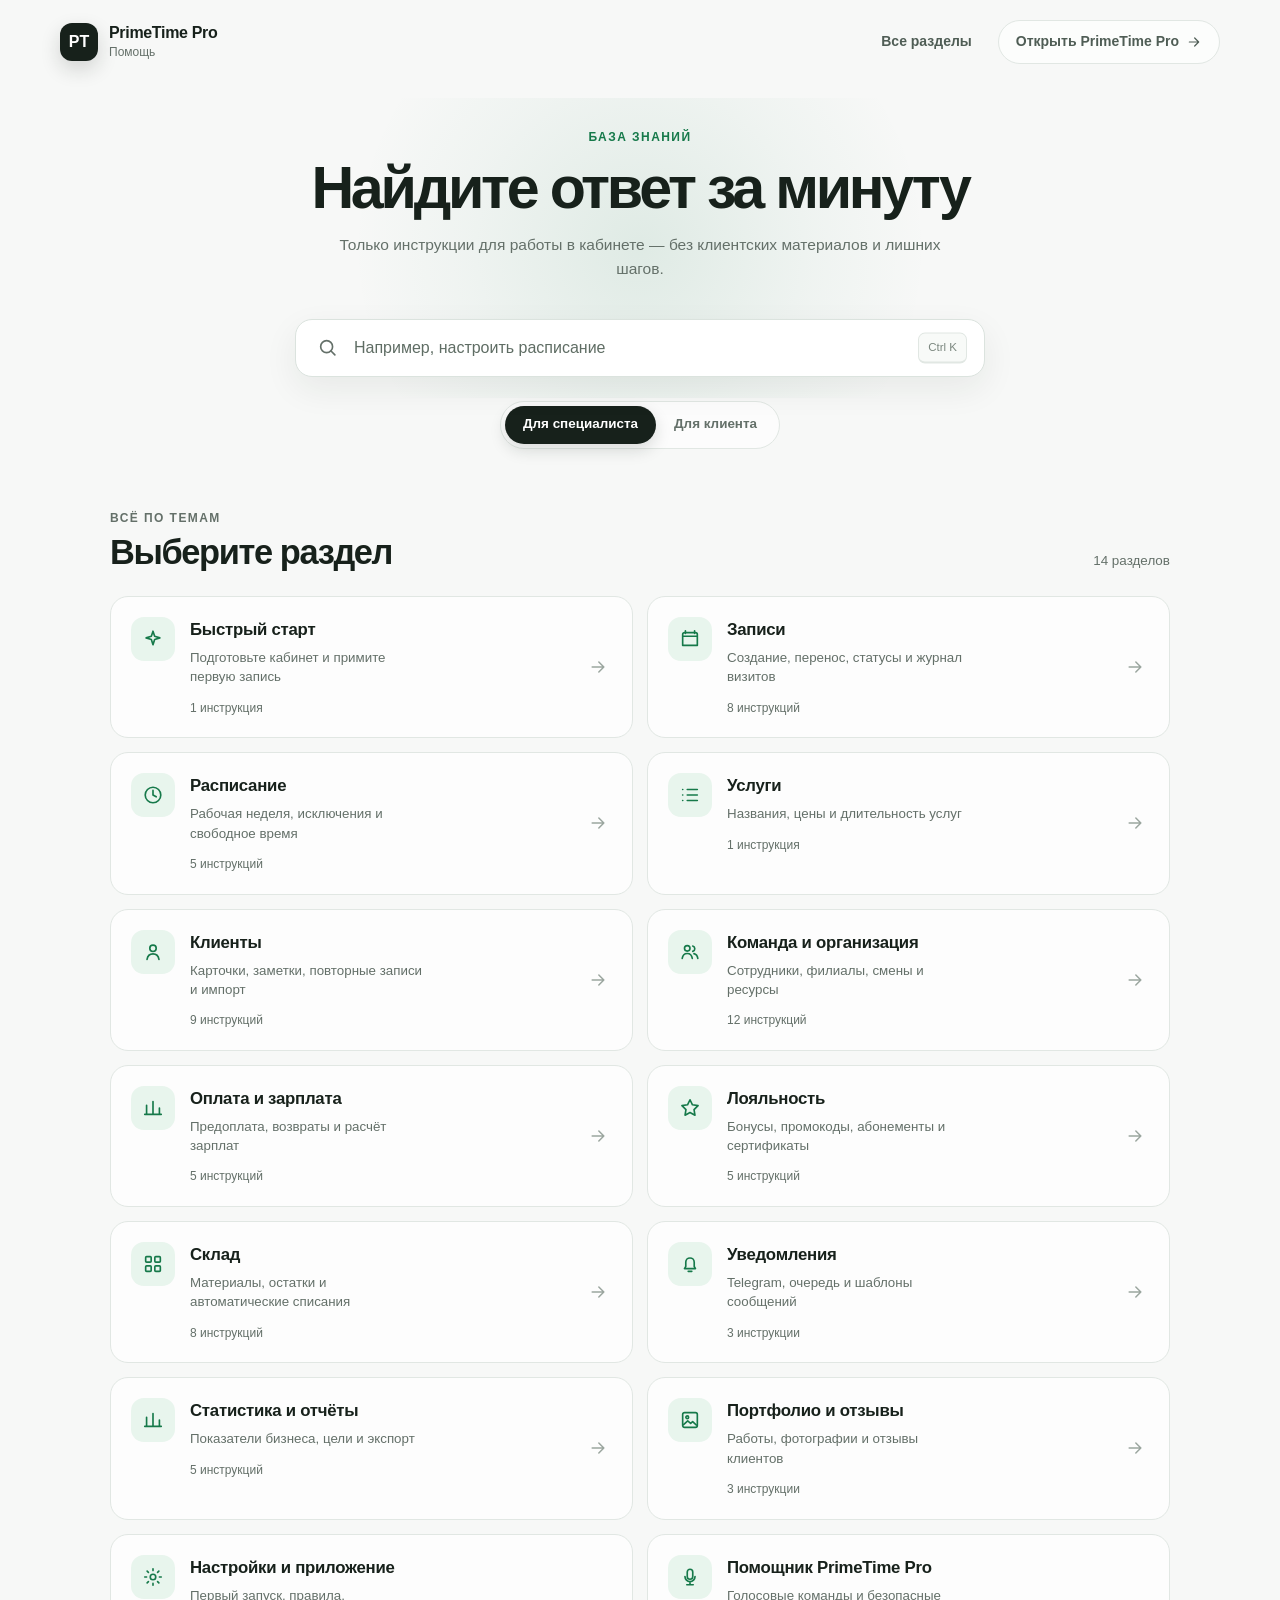
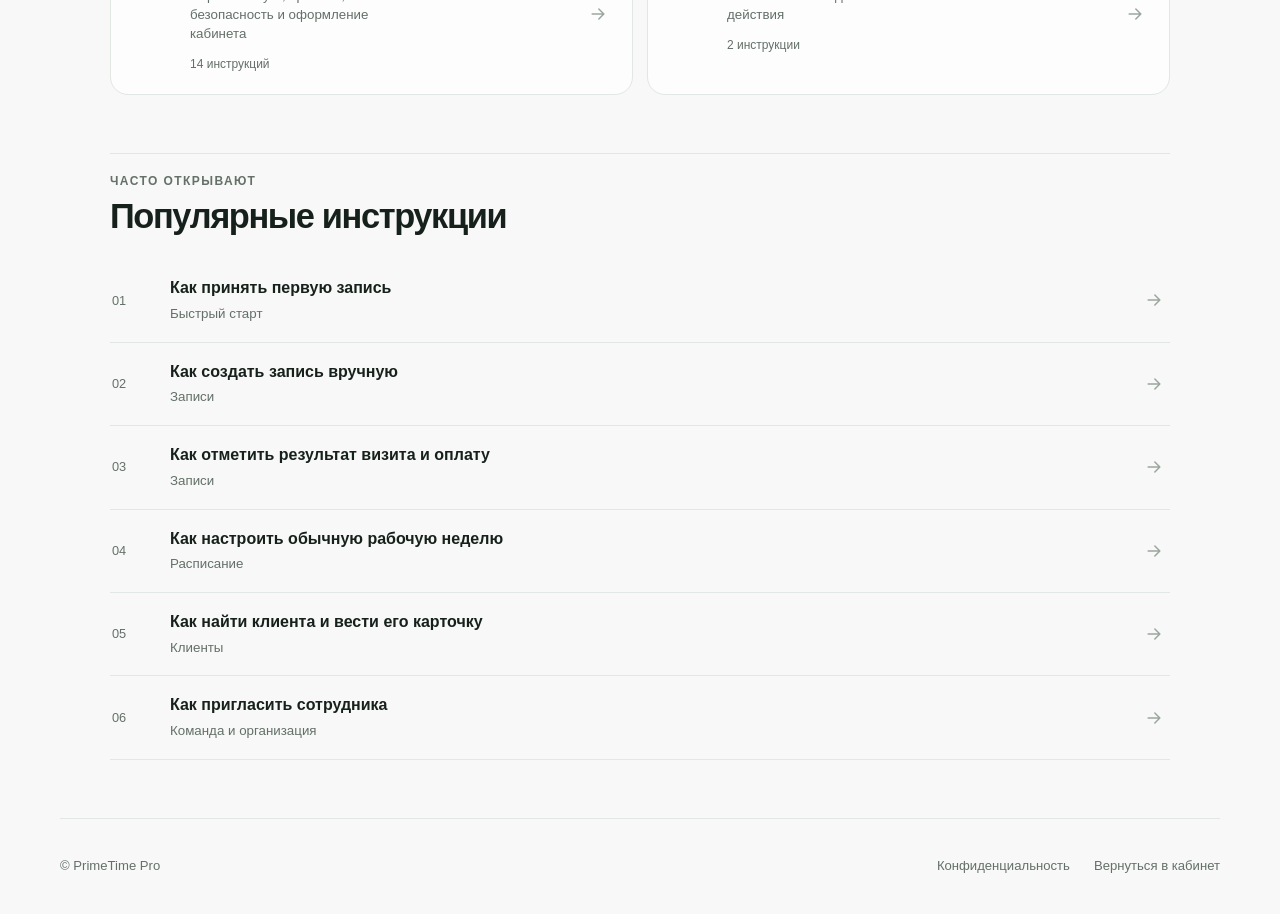
<file: help/index.html>
<!doctype html>
<html lang="ru">
<head>
  <meta charset="utf-8">
  <meta name="viewport" content="width=device-width, initial-scale=1, viewport-fit=cover">
  <meta name="theme-color" content="#f7f8f7">
  <meta name="referrer" content="no-referrer">
  <meta http-equiv="Content-Security-Policy" content="default-src 'self'; script-src 'self'; img-src 'self' data:; style-src 'self'; font-src 'self'; object-src 'none'; base-uri 'self'; form-action 'self'; upgrade-insecure-requests">
  <meta name="description" content="Понятные инструкции по работе с онлайн-записью PrimeTime Pro.">
  <title>Помощь PrimeTime Pro</title>
  <link rel="icon" href="../provider-icon.svg?v=811" type="image/svg+xml">
  <link rel="stylesheet" href="help.css?v=811">
</head>
<body>
  <a class="skip-link" href="#mainContent">Перейти к содержанию</a>
  <header class="help-header">
    <a class="help-brand" href="index.html" aria-label="Помощь PrimeTime Pro — на главную">
      <span class="help-brand-mark">PT</span>
      <span><strong>PrimeTime Pro</strong><small>Помощь</small></span>
    </a>
    <nav class="help-header-nav" aria-label="Основная навигация">
      <a href="#sections">Все разделы</a>
      <a class="help-product-link" id="productLink" href="../provider.html"><span>Открыть PrimeTime Pro</span><svg aria-hidden="true"><use href="../ui-icons.svg#icon-arrow-right"></use></svg></a>
    </nav>
  </header>

  <main id="mainContent">
    <section class="help-intro" aria-labelledby="helpTitle">
      <p class="help-eyebrow">База знаний</p>
      <h1 id="helpTitle">Найдите ответ за минуту</h1>
      <p class="help-intro-copy" id="helpIntroCopy">Инструкции для работы в кабинете — без клиентских материалов и лишних шагов.</p>
      <form class="help-search" id="helpSearch" role="search">
        <svg aria-hidden="true"><use href="../ui-icons.svg#icon-search"></use></svg>
        <label class="sr-only" for="helpSearchInput">Поиск по базе знаний</label>
        <input id="helpSearchInput" type="search" autocomplete="off" placeholder="Например, настроить расписание" aria-controls="searchResults" aria-expanded="false">
        <kbd aria-hidden="true">Ctrl K</kbd>
        <div class="search-results" id="searchResults" aria-live="polite" hidden></div>
      </form>
      <div class="audience-switch" role="group" aria-label="Выберите тип инструкций">
        <button class="active" type="button" data-audience="specialist" aria-pressed="true">Для специалиста</button>
        <button type="button" data-audience="client" aria-pressed="false">Для клиента</button>
      </div>
    </section>

    <section class="help-sections" id="sections" aria-labelledby="sectionsTitle">
      <div class="section-heading">
        <div><p>Всё по темам</p><h2 id="sectionsTitle">Выберите раздел</h2></div>
        <span id="sectionCount"></span>
      </div>
      <div class="section-grid" id="sectionGrid"></div>
    </section>

    <section class="popular-guides" aria-labelledby="popularTitle">
      <div class="section-heading"><div><p>Часто открывают</p><h2 id="popularTitle">Популярные инструкции</h2></div></div>
      <div class="guide-list" id="popularGuides"></div>
    </section>
  </main>

  <footer class="help-footer">
    <span>© PrimeTime Pro</span>
    <div><a href="../privacy.html">Конфиденциальность</a><a id="footerProductLink" href="../provider.html">Вернуться в кабинет</a></div>
  </footer>
  <script src="help-data.js?v=811"></script>
  <script src="help.js?v=811" defer></script>
  <script src="../site-update.js?v=817" defer></script>
</body>
</html>
</file>
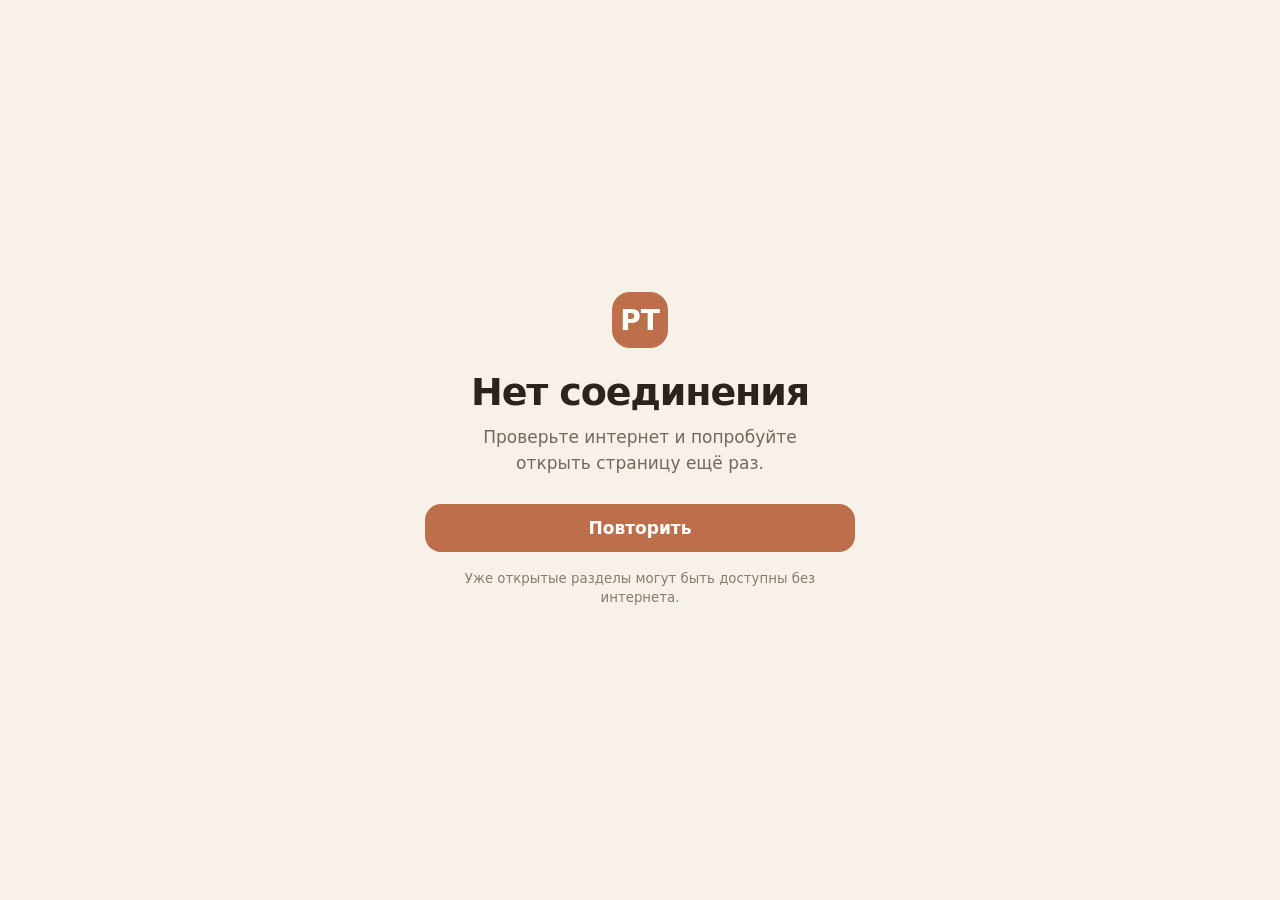
<file: offline.html>
<!doctype html>
<html lang="ru">
<head>
  <meta charset="utf-8">
  <meta name="viewport" content="width=device-width,initial-scale=1">
  <meta name="theme-color" content="#f7f1ea">
  <link rel="icon" href="provider-icon.svg?v=811" type="image/svg+xml">
  <title>Нет соединения — PrimeTime Pro</title>
  <style>
    :root { color-scheme:light; font-family:Inter,system-ui,-apple-system,"Segoe UI",sans-serif; background:#f7f1ea; color:#2d221d; }
    * { box-sizing:border-box; }
    body { min-height:100dvh; margin:0; display:grid; place-items:center; padding:24px; }
    main { width:min(100%,430px); text-align:center; }
    .mark { width:56px; height:56px; margin:0 auto 24px; display:grid; place-items:center; border-radius:18px; background:#bd6f4b; color:#fff; font-size:28px; font-weight:800; }
    h1 { margin:0 0 12px; font-size:clamp(28px,8vw,38px); line-height:1.08; letter-spacing:-.03em; }
    p { margin:0 auto 28px; max-width:34ch; color:#76665d; font-size:17px; line-height:1.5; }
    button { width:100%; min-height:48px; display:flex; align-items:center; justify-content:center; border:0; border-radius:16px; background:#bd6f4b; color:#fff; font:750 17px/1 Inter,system-ui,-apple-system,"Segoe UI",sans-serif; cursor:pointer; }
    small { display:block; margin-top:18px; color:#8a7a70; line-height:1.4; }
  </style>
</head>
<body>
  <main>
    <div class="mark" aria-hidden="true">PT</div>
    <h1>Нет соединения</h1>
    <p>Проверьте интернет и попробуйте открыть страницу ещё раз.</p>
    <button id="offlineRetry" type="button">Повторить</button>
    <small>Уже открытые разделы могут быть доступны без интернета.</small>
  </main>
  <script src="offline.js"></script>
</body>
</html>
</file>
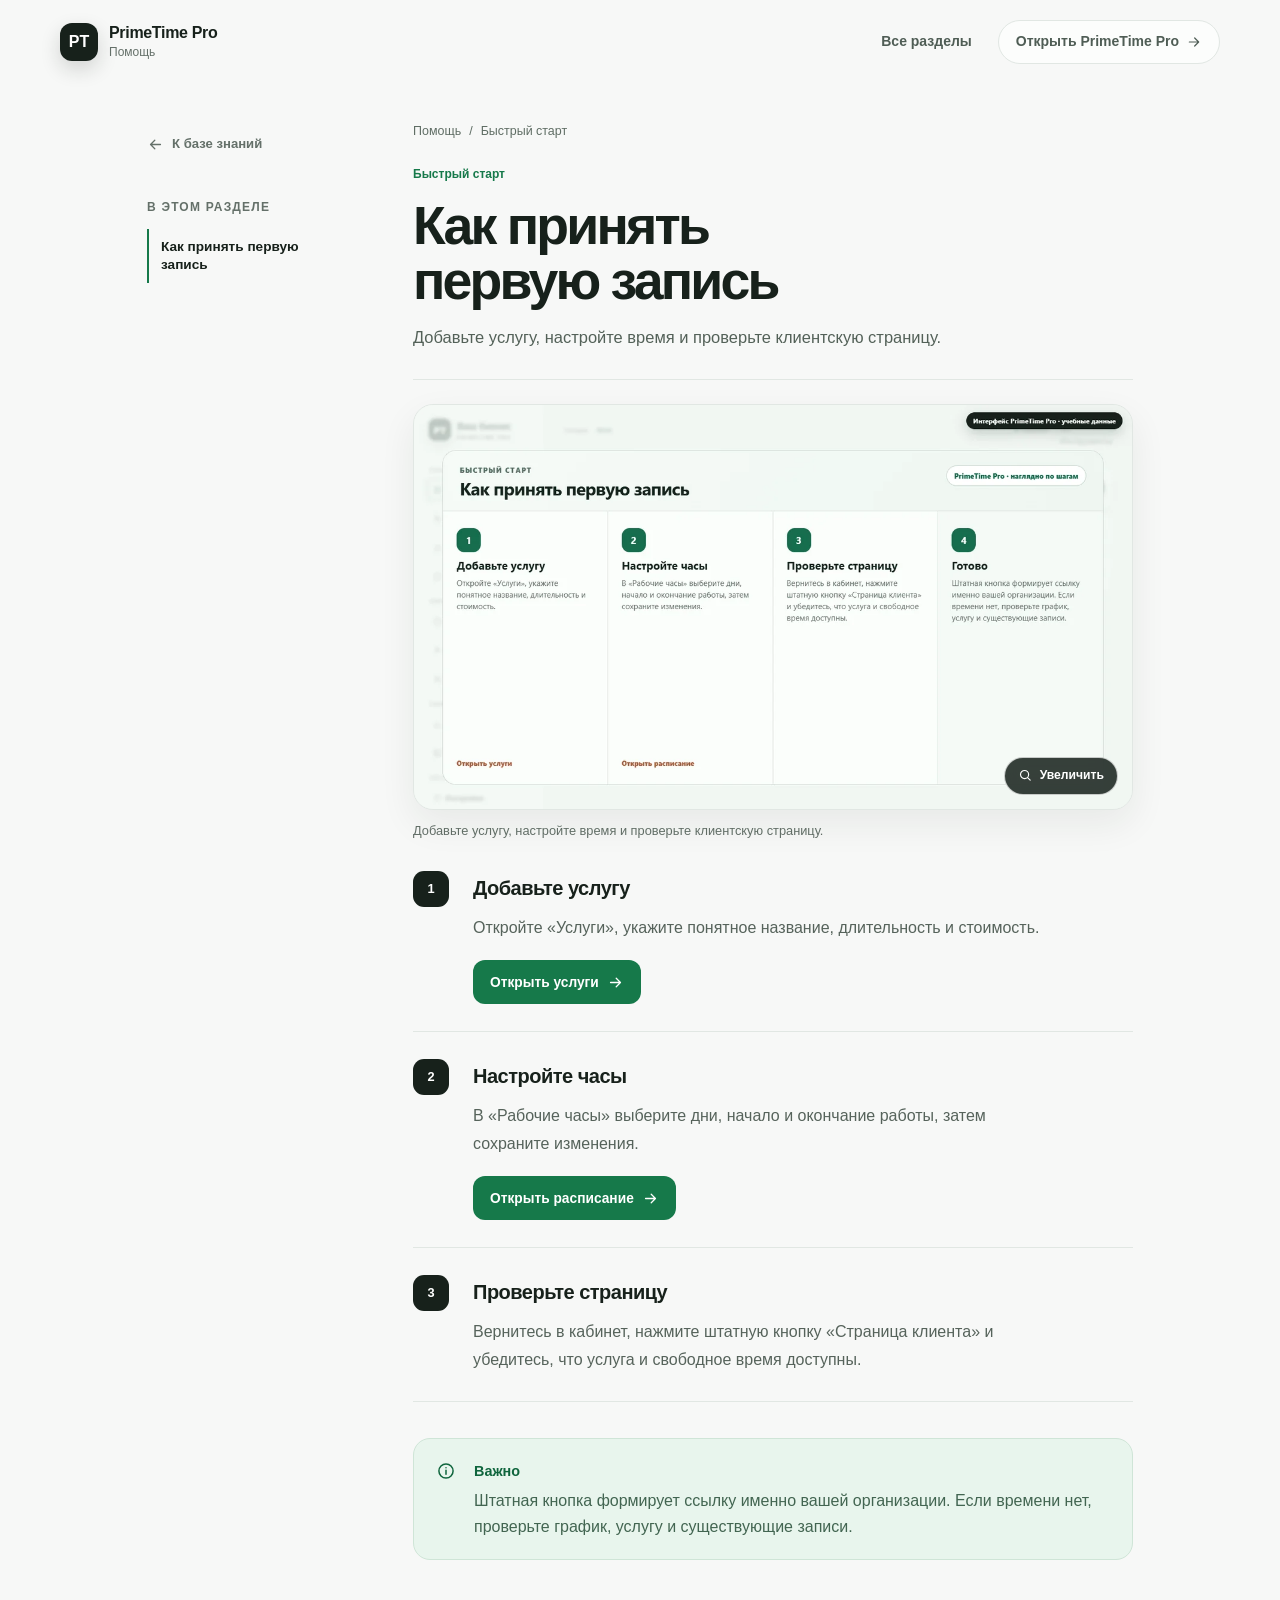
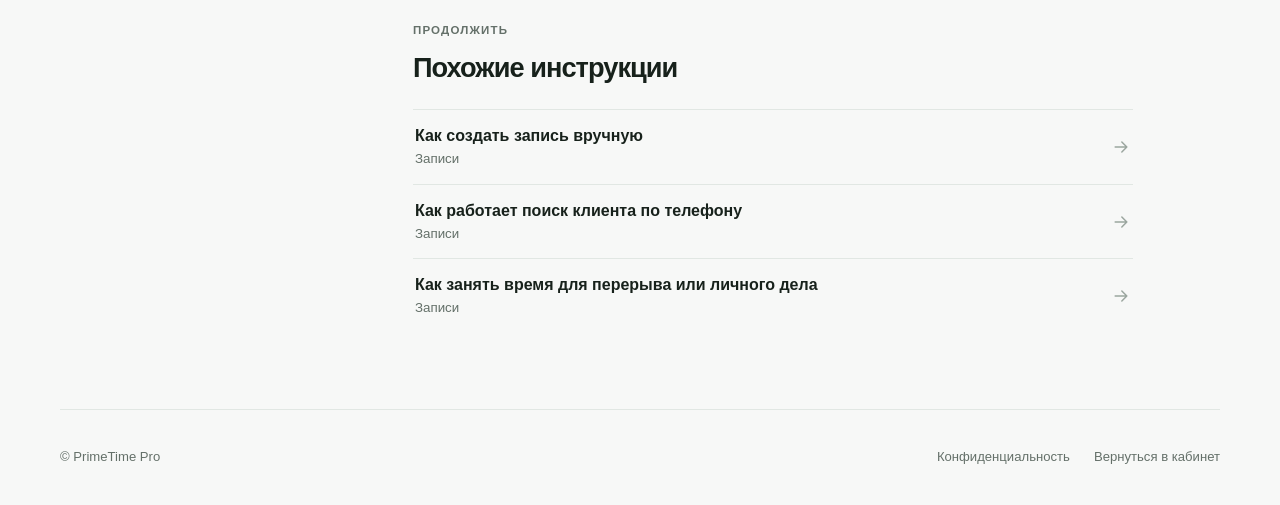
<file: help/article.html>
<!doctype html>
<html lang="ru">
<head>
  <meta charset="utf-8">
  <meta name="viewport" content="width=device-width, initial-scale=1, viewport-fit=cover">
  <meta name="theme-color" content="#f7f8f7">
  <meta name="referrer" content="no-referrer">
  <meta http-equiv="Content-Security-Policy" content="default-src 'self'; script-src 'self'; img-src 'self' data:; style-src 'self'; font-src 'self'; object-src 'none'; base-uri 'self'; form-action 'self'; upgrade-insecure-requests">
  <meta name="description" content="Инструкция PrimeTime Pro.">
  <title>Инструкция — PrimeTime Pro</title>
  <link rel="icon" href="../provider-icon.svg?v=811" type="image/svg+xml">
  <link rel="stylesheet" href="help.css?v=811">
</head>
<body class="article-page">
  <a class="skip-link" href="#helpArticle">Перейти к статье</a>
  <header class="help-header">
    <a class="help-brand" href="index.html" aria-label="Помощь PrimeTime Pro — на главную">
      <span class="help-brand-mark">PT</span>
      <span><strong>PrimeTime Pro</strong><small>Помощь</small></span>
    </a>
    <nav class="help-header-nav" aria-label="Основная навигация">
      <a href="index.html#sections">Все разделы</a>
      <a class="help-product-link" id="productLink" href="../provider.html"><span>Открыть PrimeTime Pro</span><svg aria-hidden="true"><use href="../ui-icons.svg#icon-arrow-right"></use></svg></a>
    </nav>
  </header>

  <main class="article-shell" id="articleRoot">
    <aside class="article-sidebar" aria-label="Статьи раздела">
      <a class="back-link" id="articleBackLink" href="index.html"><svg aria-hidden="true"><use href="../ui-icons.svg#icon-arrow-left"></use></svg>К базе знаний</a>
      <p>В этом разделе</p>
      <nav id="articleSectionNav"></nav>
    </aside>

    <article class="help-article" id="helpArticle">
      <nav class="breadcrumbs" aria-label="Хлебные крошки"><a href="index.html">Помощь</a><span>/</span><a id="articleCategory" href="index.html#sections">Инструкция</a></nav>
      <header class="article-heading">
        <p id="articleMeta"></p>
        <h1 id="articleTitle">Загружаем инструкцию…</h1>
        <p class="article-intro" id="articleIntro"></p>
      </header>
      <div id="articleVisual"></div>
      <div class="article-steps" id="articleSteps"></div>
      <aside class="article-note" id="articleNote"><svg aria-hidden="true"><use href="../ui-icons.svg#icon-info"></use></svg><div><strong>Важно</strong><p></p></div></aside>
      <section class="related-articles" aria-labelledby="relatedTitle">
        <p>Продолжить</p><h2 id="relatedTitle">Похожие инструкции</h2><div id="relatedList"></div>
      </section>
    </article>
    <noscript><p class="article-script-note">Для просмотра пошаговой инструкции включите JavaScript.</p></noscript>
  </main>

  <dialog class="article-visual-dialog" id="articleVisualDialog" aria-labelledby="visualDialogTitle">
    <div class="article-visual-dialog-head"><strong id="visualDialogTitle">Схема к инструкции</strong><button type="button" id="closeVisualDialog" aria-label="Закрыть увеличенное изображение"><svg aria-hidden="true"><use href="../ui-icons.svg#icon-close"></use></svg></button></div>
    <img id="articleVisualFull" alt="">
  </dialog>

  <footer class="help-footer">
    <span>© PrimeTime Pro</span>
    <div><a href="../privacy.html">Конфиденциальность</a><a id="footerProductLink" href="../provider.html">Вернуться в кабинет</a></div>
  </footer>
  <script src="help-data.js?v=811"></script>
  <script src="article.js?v=811" defer></script>
  <script src="../site-update.js?v=817" defer></script>
</body>
</html>
</file>
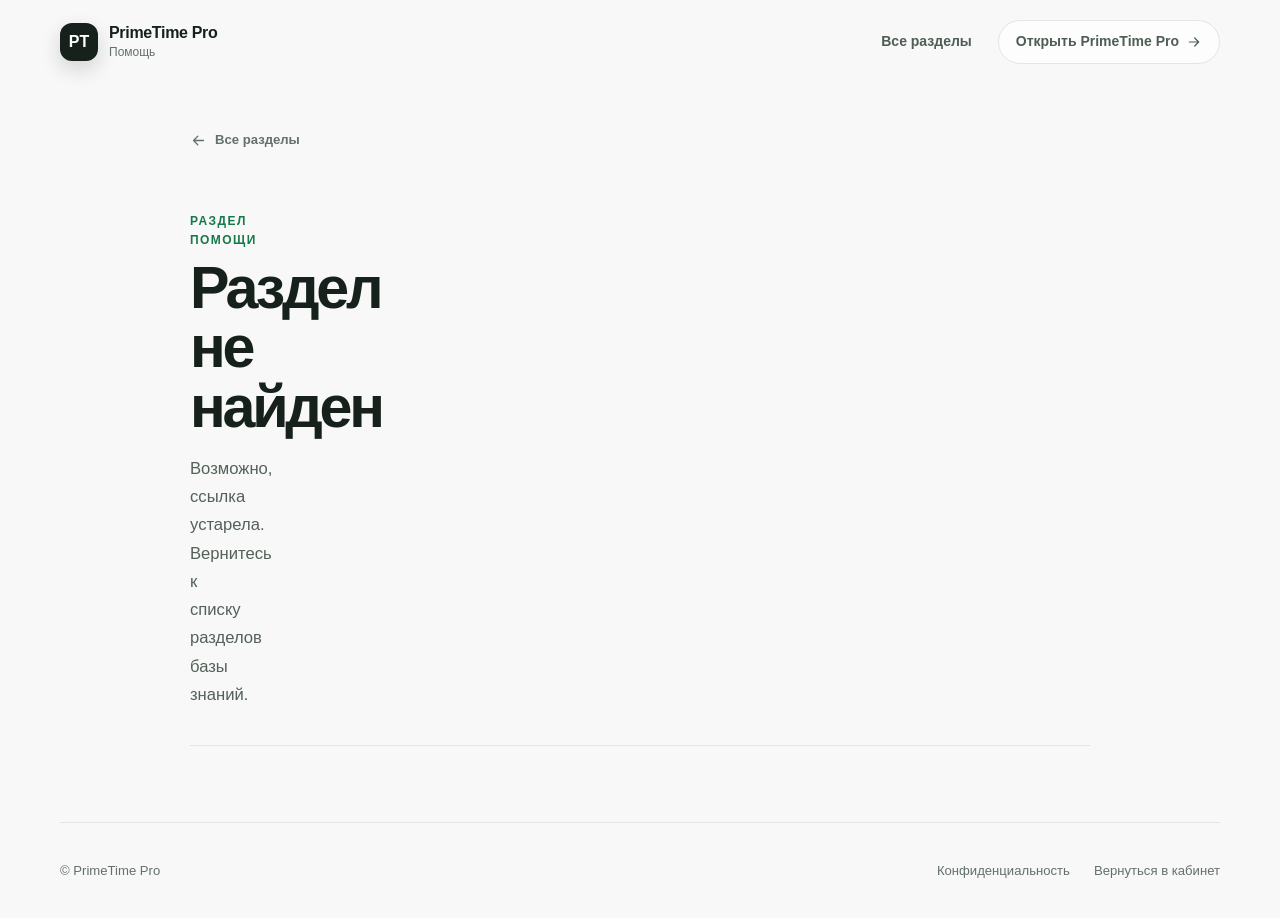
<file: help/category.html>
<!doctype html>
<html lang="ru">
<head>
  <meta charset="utf-8">
  <meta name="viewport" content="width=device-width, initial-scale=1, viewport-fit=cover">
  <meta name="theme-color" content="#f7f8f7">
  <meta name="referrer" content="no-referrer">
  <meta http-equiv="Content-Security-Policy" content="default-src 'self'; script-src 'self'; img-src 'self' data:; style-src 'self'; font-src 'self'; object-src 'none'; base-uri 'self'; form-action 'self'; upgrade-insecure-requests">
  <meta name="description" content="Раздел базы знаний PrimeTime Pro.">
  <title>Раздел помощи — PrimeTime Pro</title>
  <link rel="icon" href="../provider-icon.svg?v=811" type="image/svg+xml">
  <link rel="stylesheet" href="help.css?v=811">
</head>
<body>
  <a class="skip-link" href="#categoryRoot">Перейти к инструкциям</a>
  <header class="help-header">
    <a class="help-brand" href="index.html" aria-label="Помощь PrimeTime Pro — на главную">
      <span class="help-brand-mark">PT</span>
      <span><strong>PrimeTime Pro</strong><small>Помощь</small></span>
    </a>
    <nav class="help-header-nav" aria-label="Основная навигация">
      <a href="index.html#sections">Все разделы</a>
      <a class="help-product-link" id="productLink" href="../provider.html"><span>Открыть PrimeTime Pro</span><svg aria-hidden="true"><use href="../ui-icons.svg#icon-arrow-right"></use></svg></a>
    </nav>
  </header>

  <main class="category-shell" id="categoryRoot">
    <a class="back-link" id="categoryBackLink" href="index.html#sections"><svg aria-hidden="true"><use href="../ui-icons.svg#icon-arrow-left"></use></svg>Все разделы</a>
    <header class="category-heading">
      <span class="section-icon" id="categoryIcon"><svg aria-hidden="true"><use href="../ui-icons.svg#icon-list"></use></svg></span>
      <div><p class="help-eyebrow" id="categoryAudience">Раздел помощи</p><h1 id="categoryTitle">Загружаем раздел…</h1><p id="categoryDescription"></p></div>
    </header>
    <section class="category-articles" aria-labelledby="categoryArticlesTitle">
      <div class="section-heading"><div><p>Пошагово</p><h2 id="categoryArticlesTitle">Все инструкции</h2></div><span id="categoryCount"></span></div>
      <div class="category-list" id="categoryList"></div>
    </section>
    <noscript><p class="article-script-note">Для просмотра списка инструкций включите JavaScript.</p></noscript>
  </main>

  <footer class="help-footer">
    <span>© PrimeTime Pro</span>
    <div><a href="../privacy.html">Конфиденциальность</a><a id="footerProductLink" href="../provider.html">Вернуться в кабинет</a></div>
  </footer>
  <script src="help-data.js?v=811"></script>
  <script src="category.js?v=811" defer></script>
  <script src="../site-update.js?v=817" defer></script>
</body>
</html>
</file>
<file: help/help.css>
:root {
  color-scheme: light;
  --bg: #f7f8f7;
  --surface: #ffffff;
  --text: #17211b;
  --muted: #647069;
  --line: #e1e7e3;
  --accent: #16794a;
  --accent-strong: #0f653d;
  --accent-soft: #e8f5ed;
  --shadow: 0 18px 48px rgba(26, 46, 34, .08);
  font-family: Inter, ui-sans-serif, -apple-system, BlinkMacSystemFont, "Segoe UI", sans-serif;
}

* { box-sizing: border-box; }
html { scroll-behavior: smooth; }
body { margin: 0; min-width: 0; background: var(--bg); color: var(--text); font-size: 16px; line-height: 1.55; }
a { color: inherit; text-decoration: none; }
button, input { font: inherit; }
button, a { -webkit-tap-highlight-color: transparent; }
svg { width: 1.25rem; height: 1.25rem; fill: none; stroke: currentColor; stroke-width: 1.8; stroke-linecap: round; stroke-linejoin: round; }
[hidden] { display: none !important; }
.sr-only { position: absolute; width: 1px; height: 1px; padding: 0; margin: -1px; overflow: hidden; clip: rect(0, 0, 0, 0); white-space: nowrap; border: 0; }
.skip-link { position: fixed; z-index: 100; left: 16px; top: 12px; padding: 10px 14px; border-radius: 10px; background: var(--text); color: #fff; font-weight: 700; transform: translateY(-160%); transition: transform .16s ease; }
.skip-link:focus { transform: translateY(0); }

.help-header { width: min(1160px, calc(100% - 48px)); min-height: 84px; margin: 0 auto; display: flex; align-items: center; justify-content: space-between; gap: 24px; }
.help-brand { display: inline-flex; align-items: center; gap: 11px; }
.help-brand-mark { width: 38px; height: 38px; display: grid; place-items: center; border-radius: 12px; background: var(--text); color: #fff; font-size: 1rem; font-weight: 750; box-shadow: 0 8px 20px rgba(23, 33, 27, .16); }
.help-brand > span:last-child { display: grid; line-height: 1.05; }
.help-brand strong { font-size: 1rem; letter-spacing: -.02em; }
.help-brand small { margin-top: 4px; color: var(--muted); font-size: .75rem; }
.help-header-nav { display: flex; align-items: center; gap: 26px; color: #4f5d55; font-size: .875rem; font-weight: 600; }
.help-header-nav a { min-height: 44px; display: inline-flex; align-items: center; gap: 7px; transition: color .18s ease; }
.help-header-nav a:hover { color: var(--text); }
.help-product-link { padding: 0 17px; border: 1px solid var(--line); border-radius: 999px; background: rgba(255,255,255,.7); }
.help-product-link svg { width: 16px; height: 16px; }

main { width: min(1060px, calc(100% - 48px)); margin: 0 auto; }
.help-intro { position: relative; padding: 44px 0 42px; text-align: center; }
.help-intro::before { content: ""; position: absolute; z-index: -1; left: 50%; top: 14px; width: min(740px, 92vw); height: 300px; transform: translateX(-50%); background: radial-gradient(circle, rgba(22,121,74,.105) 0, rgba(22,121,74,.035) 44%, transparent 72%); pointer-events: none; }
.help-eyebrow, .section-heading p { margin: 0 0 11px; color: var(--accent); font-size: .75rem; font-weight: 750; letter-spacing: .12em; text-transform: uppercase; }
.help-intro h1 { margin: 0; font-size: clamp(2.2rem, 5vw, 3.7rem); line-height: 1; letter-spacing: -.055em; font-weight: 720; }
.help-intro-copy { max-width: 610px; margin: 16px auto 0; color: var(--muted); font-size: .97rem; line-height: 1.55; }
.help-search { position: relative; width: min(690px, 100%); margin: 38px auto 0; }
.help-search > svg { position: absolute; left: 22px; top: 50%; width: 22px; height: 22px; transform: translateY(-50%); color: var(--muted); pointer-events: none; }
.help-search input { width: 100%; height: 58px; padding: 0 88px 0 58px; border: 1px solid #dbe3de; border-radius: 17px; outline: none; background: var(--surface); color: var(--text); font-size: 1rem; box-shadow: 0 12px 34px rgba(26, 46, 34, .07); transition: border-color .18s ease, box-shadow .18s ease; }
.help-search input::placeholder { color: #5f6d64; }
.help-search input:focus { border-color: rgba(22,121,74,.55); box-shadow: 0 0 0 4px rgba(22,121,74,.1), var(--shadow); }
.help-search kbd { position: absolute; right: 18px; top: 50%; transform: translateY(-50%); padding: 5px 9px; border: 1px solid var(--line); border-bottom-width: 2px; border-radius: 7px; color: #7b877f; background: #f8faf8; font-size: .72rem; font-family: inherit; }
.search-results { position: absolute; z-index: 20; top: calc(100% + 8px); left: 0; width: 100%; max-height: min(70vh, 560px); padding: 8px; overflow-y: auto; border: 1px solid var(--line); border-radius: 18px; background: rgba(255,255,255,.98); box-shadow: 0 24px 70px rgba(24, 46, 33, .16); text-align: left; }
.search-results a { display: flex; align-items: center; justify-content: space-between; gap: 18px; padding: 13px 14px; border-radius: 12px; }
.search-results a:hover, .search-results a:focus-visible { background: var(--accent-soft); outline: none; }
.search-results a > span { display: grid; min-width: 0; }
.search-results strong { font-size: .93rem; }
.search-results small { color: var(--muted); overflow: hidden; text-overflow: ellipsis; white-space: nowrap; }
.search-results em { flex: 0 0 auto; color: var(--accent); font-size: .75rem; font-style: normal; font-weight: 700; }
.search-empty { display: grid; gap: 2px; padding: 18px; }
.search-empty small { color: var(--muted); }
.search-more { padding: 11px 14px 9px; border-top: 1px solid var(--line); color: var(--muted); font-size: .78rem; }
.audience-switch { width: fit-content; margin: 24px auto 0; padding: 4px; display: flex; border: 1px solid var(--line); border-radius: 999px; background: rgba(255,255,255,.68); }
.audience-switch button { min-height: 38px; padding: 0 18px; border: 0; border-radius: 999px; background: transparent; color: var(--muted); cursor: pointer; font-size: .84rem; font-weight: 650; }
.audience-switch button.active { background: var(--text); color: #fff; box-shadow: 0 6px 16px rgba(23,33,27,.15); }

.help-sections, .popular-guides { padding: 18px 0 58px; scroll-margin-top: 20px; }
.section-heading { margin-bottom: 24px; display: flex; align-items: flex-end; justify-content: space-between; gap: 20px; }
.section-heading p { margin-bottom: 6px; color: var(--muted); }
.section-heading h2 { margin: 0; font-size: clamp(1.55rem, 3vw, 2.15rem); line-height: 1.12; letter-spacing: -.04em; }
.section-heading > span { color: var(--muted); font-size: .84rem; }
.section-grid { display: grid; grid-template-columns: repeat(2, minmax(0, 1fr)); gap: 14px; }
.section-card { min-height: 124px; padding: 20px; display: grid; grid-template-columns: 44px minmax(0, 1fr) 24px; align-items: start; gap: 15px; border: 1px solid var(--line); border-radius: 18px; background: rgba(255,255,255,.78); transition: transform .18s ease, border-color .18s ease, background .18s ease, box-shadow .18s ease; }
.section-card:hover, .section-card:focus-visible { transform: translateY(-2px); border-color: #cbd9d0; background: #fff; box-shadow: 0 16px 38px rgba(34, 55, 42, .07); outline: none; }
.section-icon { width: 44px; height: 44px; display: grid; place-items: center; border-radius: 13px; background: var(--accent-soft); color: var(--accent); }
.section-icon svg { width: 22px; height: 22px; }
.section-copy { display: grid; gap: 5px; }
.section-copy strong { font-size: 1.05rem; letter-spacing: -.015em; }
.section-copy small { max-width: 32ch; color: var(--muted); line-height: 1.45; }
.section-copy em { margin-top: 7px; color: var(--muted); font-size: .75rem; font-style: normal; }
.section-arrow { align-self: center; color: #9ba69f; transition: transform .18s ease, color .18s ease; }
.section-card:hover .section-arrow { transform: translateX(3px); color: var(--accent); }

.popular-guides { border-top: 1px solid var(--line); }
.guide-list { display: grid; }
.guide-item { min-height: 80px; padding: 17px 2px; display: grid; grid-template-columns: 44px minmax(0, 1fr) 24px; align-items: center; gap: 14px; border-bottom: 1px solid var(--line); }
.guide-item > span:first-child { color: var(--muted); font-size: .8rem; font-variant-numeric: tabular-nums; }
.guide-item > span:nth-child(2) { display: grid; gap: 3px; }
.guide-item strong { font-size: 1rem; font-weight: 650; }
.guide-item small { color: var(--muted); }
.guide-item > svg { color: #9ba69f; transition: transform .18s ease, color .18s ease; }
.guide-item:hover > svg { transform: translateX(3px); color: var(--accent); }

.help-footer { width: min(1160px, calc(100% - 48px)); min-height: 96px; margin: 0 auto; display: flex; align-items: center; justify-content: space-between; gap: 24px; border-top: 1px solid var(--line); color: var(--muted); font-size: .82rem; }
.help-footer div { display: flex; gap: 24px; }
.help-footer a:hover { color: var(--text); }

.category-shell { width: min(900px, calc(100% - 48px)); padding: 34px 0 76px; }
.category-shell > .back-link { width: fit-content; margin-bottom: 28px; }
.category-heading { padding: 22px 0 36px; display: grid; grid-template-columns: 56px minmax(0, 1fr); gap: 20px; align-items: start; border-bottom: 1px solid var(--line); }
.category-heading .section-icon { width: 56px; height: 56px; border-radius: 17px; }
.category-heading .section-icon svg { width: 28px; height: 28px; }
.category-heading .help-eyebrow { margin-bottom: 9px; }
.category-heading h1 { max-width: 18ch; margin: 0; font-size: clamp(2.25rem, 5vw, 3.7rem); line-height: 1; letter-spacing: -.055em; }
.category-heading p:last-child { max-width: 62ch; margin: 19px 0 0; color: #536158; font-size: 1.04rem; line-height: 1.7; }
.category-articles { padding-top: 38px; }
.category-list { display: grid; }
.category-list > a { min-height: 112px; padding: 21px 2px; display: grid; grid-template-columns: 48px minmax(0, 1fr) 24px; gap: 16px; align-items: center; border-bottom: 1px solid var(--line); }
.category-list > a:first-child { border-top: 1px solid var(--line); }
.category-list > a:focus-visible { outline: 3px solid rgba(22,121,74,.18); outline-offset: 4px; border-radius: 10px; }
.category-article-number { color: var(--muted); font-size: .78rem; font-variant-numeric: tabular-nums; }
.category-list a > span:nth-child(2) { display: grid; gap: 4px; }
.category-list strong { font-size: 1.03rem; font-weight: 680; letter-spacing: -.012em; }
.category-list small { max-width: 62ch; color: var(--muted); line-height: 1.5; }
.category-list a > svg { color: #9ba69f; transition: transform .18s ease, color .18s ease; }
.category-list a:hover > svg { transform: translateX(3px); color: var(--accent); }

.article-shell { width: min(1160px, calc(100% - 48px)); padding: 38px 0 76px; display: grid; grid-template-columns: 210px minmax(0, 720px); justify-content: center; gap: 56px; }
.article-sidebar { position: sticky; top: 28px; align-self: start; }
.back-link { min-height: 44px; margin-bottom: 32px; display: flex; align-items: center; gap: 8px; color: var(--muted); font-size: .82rem; font-weight: 650; }
.back-link svg { width: 17px; height: 17px; }
.article-sidebar > p { margin: 0 0 12px; color: var(--muted); font-size: .75rem; font-weight: 750; letter-spacing: .1em; text-transform: uppercase; }
.article-sidebar nav { display: grid; gap: 4px; }
.article-sidebar nav a { padding: 9px 12px; border-left: 2px solid transparent; color: var(--muted); font-size: .85rem; line-height: 1.35; }
.article-sidebar nav a[aria-current="page"] { border-left-color: var(--accent); color: var(--text); font-weight: 650; }
.breadcrumbs { display: flex; align-items: center; gap: 8px; color: #5f6d64; font-size: .78rem; }
.breadcrumbs a:hover { color: var(--accent); }
.article-heading { padding: 24px 0 28px; border-bottom: 1px solid var(--line); }
.article-heading > p:first-child { margin: 0 0 14px; color: var(--accent); font-size: .75rem; font-weight: 700; }
.article-heading h1 { max-width: 16ch; margin: 0; font-size: clamp(2.15rem, 4.5vw, 3.35rem); line-height: 1.03; letter-spacing: -.052em; }
.article-heading .article-intro { max-width: 62ch; margin: 16px 0 0; color: #536158; font-size: 1.03rem; line-height: 1.6; }
.article-visual { margin: 24px 0 4px; }
.article-visual > button { position: relative; width: 100%; padding: 0; overflow: hidden; display: block; border: 1px solid var(--line); border-radius: 20px; background: #eef3ef; cursor: zoom-in; box-shadow: 0 14px 36px rgba(26, 46, 34, .07); }
.article-visual img { width: 100%; height: auto; display: block; }
.article-visual button > span { position: absolute; right: 14px; bottom: 14px; min-height: 38px; padding: 0 13px; display: inline-flex; align-items: center; gap: 7px; border: 1px solid rgba(255,255,255,.72); border-radius: 999px; background: rgba(23,33,27,.86); color: #fff; font-size: .76rem; font-weight: 700; backdrop-filter: blur(10px); }
.article-visual button > span svg { width: 15px; height: 15px; }
.article-visual figcaption { margin-top: 11px; color: var(--muted); font-size: .8rem; line-height: 1.55; }
.article-visual-dialog { width: min(1120px, calc(100% - 32px)); max-width: none; padding: 12px; border: 0; border-radius: 22px; background: #fff; color: var(--text); box-shadow: 0 28px 90px rgba(14, 31, 21, .3); }
.article-visual-dialog::backdrop { background: rgba(12, 22, 16, .68); backdrop-filter: blur(4px); }
.article-visual-dialog-head { min-height: 46px; padding: 0 2px 10px 10px; display: flex; align-items: center; justify-content: space-between; gap: 20px; }
.article-visual-dialog-head strong { font-size: .86rem; }
.article-visual-dialog-head button { width: 42px; height: 42px; padding: 0; display: grid; place-items: center; border: 1px solid var(--line); border-radius: 12px; background: #fff; color: var(--text); cursor: pointer; }
.article-visual-dialog-head button:hover { background: var(--accent-soft); }
.article-visual-dialog > img { width: 100%; height: auto; display: block; border-radius: 14px; background: #eef3ef; }
.article-step { padding: 27px 0; display: grid; grid-template-columns: 42px minmax(0, 1fr); gap: 18px; border-bottom: 1px solid var(--line); scroll-margin-top: 24px; }
.article-step-number { width: 36px; height: 36px; display: grid; place-items: center; border-radius: 11px; background: var(--text); color: #fff; font-size: .8rem; font-weight: 750; }
.article-step h2 { margin: 2px 0 10px; font-size: 1.25rem; letter-spacing: -.025em; }
.article-step p { max-width: 66ch; margin: 0; color: #56635b; line-height: 1.75; }
.article-action { width: fit-content; min-height: 44px; margin-top: 18px; padding: 0 17px; display: inline-flex; align-items: center; gap: 8px; border-radius: 12px; background: var(--accent); color: #fff; font-size: .86rem; font-weight: 700; transition: background .18s ease, transform .18s ease; }
.article-action:hover { background: var(--accent-strong); transform: translateY(-1px); }
.article-action svg { width: 17px; height: 17px; }
.article-note { margin: 36px 0 0; padding: 20px 22px; display: grid; grid-template-columns: 24px minmax(0, 1fr); gap: 14px; border: 1px solid #cfe5d7; border-radius: 17px; background: var(--accent-soft); color: var(--accent-strong); }
.article-note > svg { margin-top: 2px; }
.article-note strong { font-size: .9rem; }
.article-note p { margin: 4px 0 0; color: #426551; line-height: 1.6; }
.article-feedback { margin-top: 52px; padding: 24px 0; display: flex; align-items: center; justify-content: space-between; gap: 24px; border-top: 1px solid var(--line); border-bottom: 1px solid var(--line); }
.article-feedback > div:first-child { display: grid; }
.article-feedback strong { font-size: .95rem; }
.article-feedback small { color: var(--muted); }
.feedback-actions { display: flex; gap: 8px; }
.feedback-actions button { min-width: 58px; min-height: 42px; border: 1px solid var(--line); border-radius: 11px; background: #fff; color: var(--text); cursor: pointer; font-size: .84rem; font-weight: 650; }
.feedback-actions button:hover { border-color: #b9c9bf; background: var(--accent-soft); }
#feedbackThanks { margin: 0; color: var(--accent); font-size: .88rem; font-weight: 700; }
.related-articles { padding: 62px 0 0; }
.related-articles > p { margin: 0 0 7px; color: var(--muted); font-size: .72rem; font-weight: 750; letter-spacing: .1em; text-transform: uppercase; }
.related-articles h2 { margin: 0 0 20px; font-size: 1.7rem; letter-spacing: -.035em; }
.related-articles > div { display: grid; }
.related-articles a { min-height: 70px; padding: 14px 2px; display: flex; align-items: center; justify-content: space-between; gap: 20px; border-top: 1px solid var(--line); }
.related-articles a > span { display: grid; }
.related-articles a small { color: var(--muted); }
.related-articles a > svg { color: #9ba69f; transition: transform .18s ease, color .18s ease; }
.related-articles a:hover > svg { transform: translateX(3px); color: var(--accent); }
.article-script-note { grid-column: 2; margin: 0; padding: 20px; border: 1px solid var(--line); border-radius: 16px; background: #fff; }

@media (max-width: 900px) {
  .help-header { width: min(100% - 32px, 1160px); min-height: 72px; }
  .help-header-nav > a:first-child { display: none; }
  .help-product-link { padding: 0 13px; }
  main { width: min(100% - 32px, 1060px); }
  .help-intro { padding: 32px 0 34px; }
  .help-intro h1 { font-size: clamp(2.15rem, 10vw, 3rem); }
  .help-intro-copy { margin-top: 12px; font-size: .92rem; }
  .help-search { margin-top: 22px; }
  .help-search input { height: 54px; padding-right: 52px; border-radius: 15px; }
  .help-search kbd { display: none; }
  .search-results em { display: none; }
  .section-grid { grid-template-columns: 1fr; }
  .section-card { min-height: 112px; padding: 18px; }
  .help-sections, .popular-guides { padding-bottom: 46px; }
  .help-footer { width: min(100% - 32px, 1160px); padding: 24px 0; align-items: flex-start; }
  .help-footer div { display: grid; gap: 8px; text-align: right; }
  .category-shell { width: min(100% - 32px, 760px); padding: 24px 0 56px; }
  .category-heading { grid-template-columns: 52px minmax(0, 1fr); gap: 17px; padding: 20px 0 42px; }
  .category-heading .section-icon { width: 52px; height: 52px; border-radius: 16px; }
  .category-heading h1 { font-size: clamp(2.1rem, 9vw, 3.1rem); }
  .category-articles { padding-top: 30px; }
  .category-list > a { grid-template-columns: 36px minmax(0, 1fr) 20px; min-height: 104px; }
  .article-shell { width: min(100% - 32px, 760px); padding: 24px 0 56px; display: block; }
  .article-sidebar { position: static; }
  .back-link { margin-bottom: 24px; }
  .article-sidebar > p { margin-bottom: 8px; }
  .article-sidebar nav { margin-bottom: 20px; display: flex; gap: 8px; overflow-x: auto; scrollbar-width: none; }
  .article-sidebar nav::-webkit-scrollbar { display: none; }
  .article-sidebar nav a { flex: 0 0 auto; min-height: 42px; padding: 10px 13px; display: inline-flex; align-items: center; border: 1px solid var(--line); border-radius: 999px; background: #fff; }
  .article-sidebar nav a[aria-current="page"] { border-color: var(--accent); background: var(--accent-soft); }
  .article-heading { padding-top: 18px; }
  .article-heading h1 { max-width: 15ch; }
  .article-visual { margin-top: 28px; }
  .article-visual > button { border-radius: 16px; }
  .article-visual button > span { right: 9px; bottom: 9px; min-height: 34px; }
  .article-step { padding: 24px 0; grid-template-columns: 36px minmax(0, 1fr); gap: 14px; }
  .article-step-number { width: 32px; height: 32px; border-radius: 10px; }
  .article-feedback { align-items: flex-start; }
  .article-script-note { margin-top: 24px; }
}

@media (max-width: 430px) {
  .help-brand small { display: none; }
  .help-product-link svg { display: none; }
  .section-heading > span { display: none; }
  .section-card { grid-template-columns: 44px minmax(0, 1fr) 18px; gap: 14px; border-radius: 18px; }
  .section-icon { width: 44px; height: 44px; border-radius: 13px; }
  .audience-switch { width: 100%; }
  .audience-switch button { flex: 1; padding-inline: 10px; }
  .article-heading h1 { font-size: 2.15rem; }
  .article-feedback { display: grid; }
  .category-heading { grid-template-columns: 1fr; }
  .category-heading .section-icon { width: 48px; height: 48px; }
  .category-list > a { grid-template-columns: minmax(0, 1fr) 18px; gap: 10px; }
  .category-article-number { display: none; }
}

@media (prefers-reduced-motion: reduce) {
  html { scroll-behavior: auto; }
  *, *::before, *::after { transition-duration: .01ms !important; animation-duration: .01ms !important; animation-iteration-count: 1 !important; }
}
body[data-provider-embedded="true"] .help-header,
body[data-provider-embedded="true"] .help-footer,
body[data-provider-embedded="true"] > .skip-link { display:none!important; }
body[data-provider-embedded="true"] { min-height:100%; padding-top:0; }
</file>
